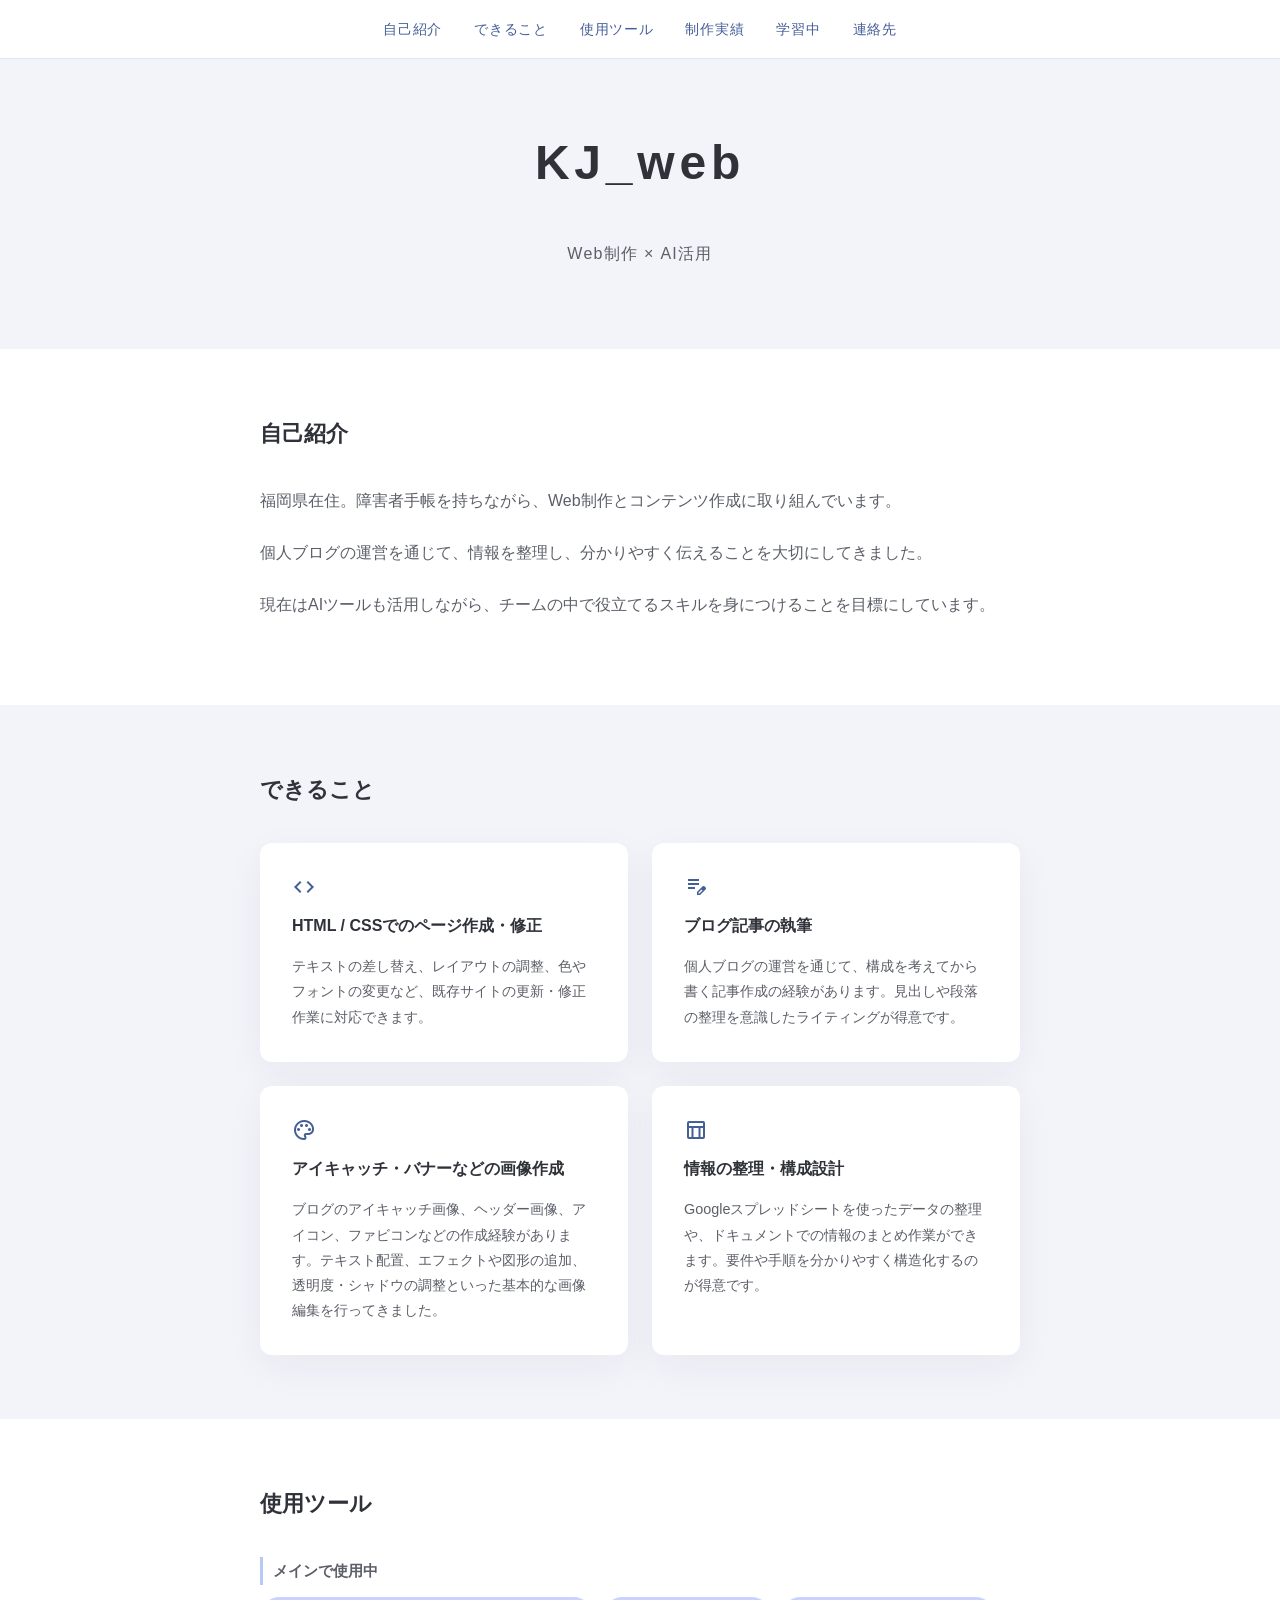
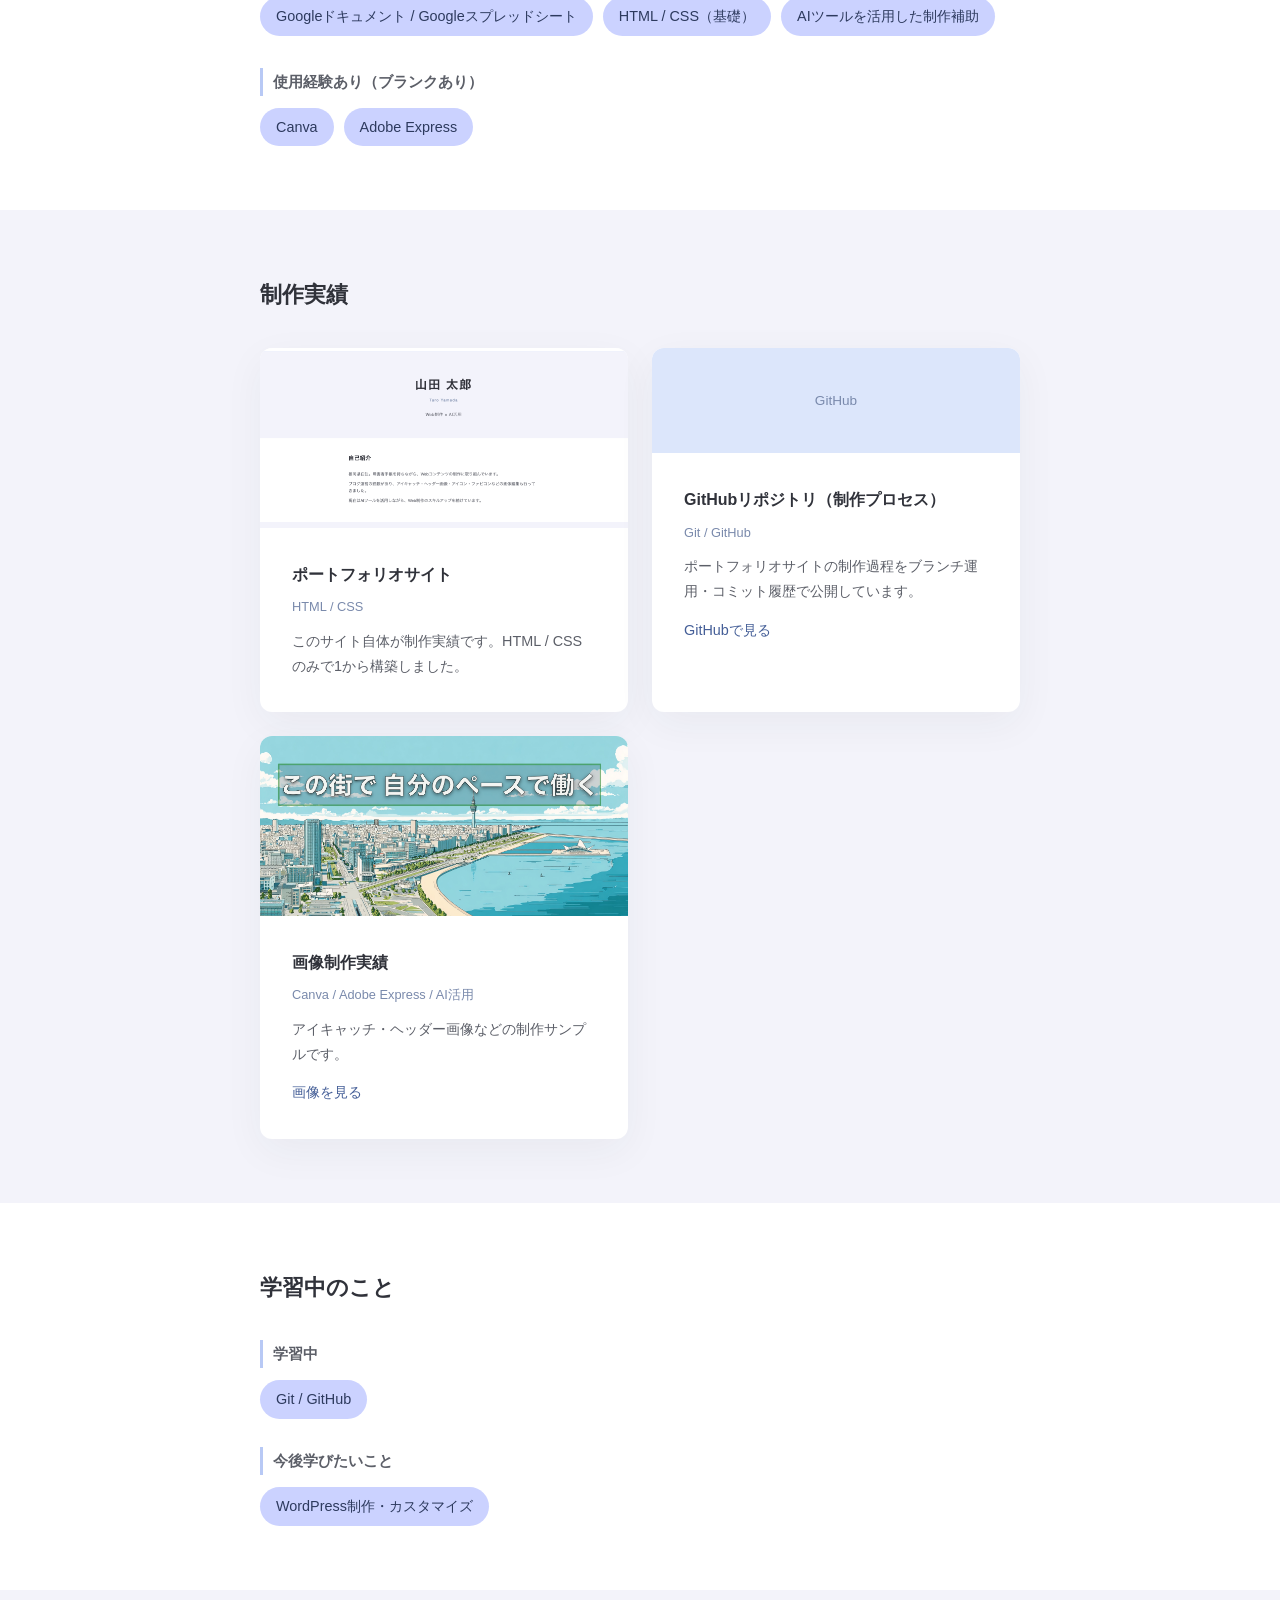
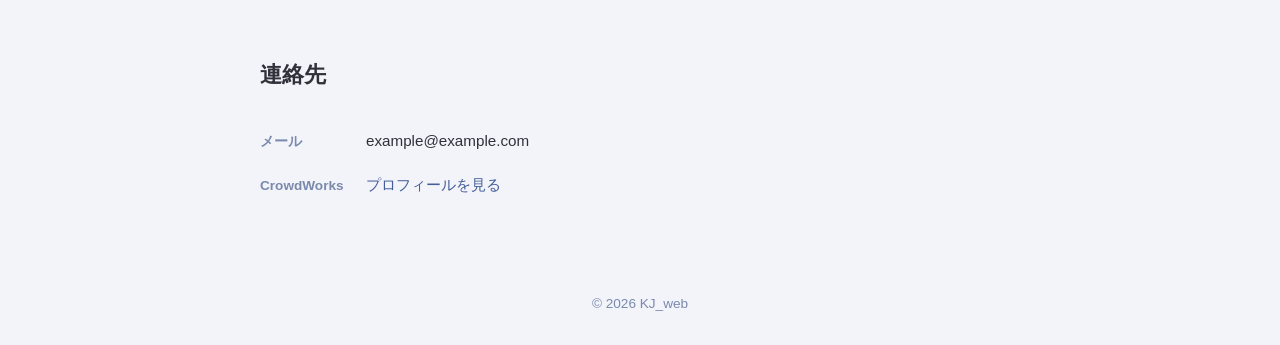
<file: index.html>
<!DOCTYPE html>
<html lang="ja">
<head>
  <meta charset="UTF-8">
  <meta name="viewport" content="width=device-width, initial-scale=1.0">
  <title>ポートフォリオ</title>
  <link rel="stylesheet" href="style.css">
  <link href="https://fonts.googleapis.com/css2?family=Material+Symbols+Outlined" rel="stylesheet">
</head>
<body>

  <!-- ナビゲーション -->
  <nav class="site-nav">
    <ul class="site-nav__list">
      <li><a class="site-nav__link" href="#about">自己紹介</a></li>
      <li><a class="site-nav__link" href="#skills">できること</a></li>
      <li><a class="site-nav__link" href="#tools">使用ツール</a></li>
      <li><a class="site-nav__link" href="#works">制作実績</a></li>
      <li><a class="site-nav__link" href="#learning">学習中</a></li>
      <li><a class="site-nav__link" href="#contact">連絡先</a></li>
    </ul>
  </nav>

  <!-- ヘッダー -->
  <header class="site-header">
    <!-- 屋号（未定のため後から追加できる余白） -->
    <!-- <p class="site-header__logo">屋号</p> -->

    <div class="site-header__name">
      <h1 class="site-header__name-ja">KJ_web</h1>
    </div>

    <p class="site-header__tagline">Web制作 × AI活用</p>
  </header>

  <!-- 自己紹介 -->
  <section id="about" class="about">
    <div class="section-inner">
      <h2 class="section-title">自己紹介</h2>
      <p class="about__text">福岡県在住。障害者手帳を持ちながら、Web制作とコンテンツ作成に取り組んでいます。</p>
      <p class="about__text">個人ブログの運営を通じて、情報を整理し、分かりやすく伝えることを大切にしてきました。</p>
      <p class="about__text">現在はAIツールも活用しながら、チームの中で役立てるスキルを身につけることを目標にしています。</p>
    </div>
  </section>

  <!-- できること -->
  <section id="skills" class="skills section--tinted">
    <div class="section-inner">
      <h2 class="section-title">できること</h2>
      <div class="skills__grid">
        <div class="skill-card">
          <span class="material-symbols-outlined skill-card__icon">code</span>
          <h3 class="skill-card__title">HTML / CSSでのページ作成・修正</h3>
          <p class="skill-card__text">テキストの差し替え、レイアウトの調整、色やフォントの変更など、既存サイトの更新・修正作業に対応できます。</p>
        </div>
        <div class="skill-card">
          <span class="material-symbols-outlined skill-card__icon">edit_note</span>
          <h3 class="skill-card__title">ブログ記事の執筆</h3>
          <p class="skill-card__text">個人ブログの運営を通じて、構成を考えてから書く記事作成の経験があります。見出しや段落の整理を意識したライティングが得意です。</p>
        </div>
        <div class="skill-card">
          <span class="material-symbols-outlined skill-card__icon">palette</span>
          <h3 class="skill-card__title">アイキャッチ・バナーなどの画像作成</h3>
          <p class="skill-card__text">ブログのアイキャッチ画像、ヘッダー画像、アイコン、ファビコンなどの作成経験があります。テキスト配置、エフェクトや図形の追加、透明度・シャドウの調整といった基本的な画像編集を行ってきました。</p>
        </div>
        <div class="skill-card">
          <span class="material-symbols-outlined skill-card__icon">table_chart</span>
          <h3 class="skill-card__title">情報の整理・構成設計</h3>
          <p class="skill-card__text">Googleスプレッドシートを使ったデータの整理や、ドキュメントでの情報のまとめ作業ができます。要件や手順を分かりやすく構造化するのが得意です。</p>
        </div>
      </div>
    </div>
  </section>

  <!-- 使用ツール -->
  <section id="tools" class="tools">
    <div class="section-inner">
      <h2 class="section-title">使用ツール</h2>

      <div class="tools__group">
        <h3 class="tools__group-title">メインで使用中</h3>
        <ul class="tools__list">
          <li class="tools__item">Googleドキュメント / Googleスプレッドシート</li>
          <li class="tools__item">HTML / CSS（基礎）</li>
          <li class="tools__item">AIツールを活用した制作補助</li>
        </ul>
      </div>

      <div class="tools__group">
        <h3 class="tools__group-title">使用経験あり（ブランクあり）</h3>
        <ul class="tools__list">
          <li class="tools__item">Canva</li>
          <li class="tools__item">Adobe Express</li>
        </ul>
      </div>

    </div>
  </section>

  <!-- 制作実績 -->
  <section id="works" class="works section--tinted">
    <div class="section-inner">
      <h2 class="section-title">制作実績</h2>

      <div class="works__grid">

        <div class="work-card">
          <img class="work-card__image" src="images/screenshot-portfolio.png" alt="ポートフォリオサイトのスクリーンショット">
          <div class="work-card__body">
            <h3 class="work-card__title">ポートフォリオサイト</h3>
            <p class="work-card__tech">HTML / CSS</p>
            <p class="work-card__desc">このサイト自体が制作実績です。HTML / CSS のみで1から構築しました。</p>
          </div>
        </div>

        <div class="work-card">
          <div class="work-card__image-placeholder">GitHub</div>
          <div class="work-card__body">
            <h3 class="work-card__title">GitHubリポジトリ（制作プロセス）</h3>
            <p class="work-card__tech">Git / GitHub</p>
            <p class="work-card__desc">ポートフォリオサイトの制作過程をブランチ運用・コミット履歴で公開しています。</p>
            <a class="work-card__link" href="https://github.com/kkf2/a-type-portfolio" target="_blank">GitHubで見る</a>
          </div>
        </div>

        <div class="work-card">
          <img class="work-card__image" src="images/portfolio-header.jpg" alt="画像制作実績サムネイル">
          <div class="work-card__body">
            <h3 class="work-card__title">画像制作実績</h3>
            <p class="work-card__tech">Canva / Adobe Express / AI活用</p>
            <p class="work-card__desc">アイキャッチ・ヘッダー画像などの制作サンプルです。</p>
            <a class="work-card__link" href="gallery.html">画像を見る</a>
          </div>
        </div>

      </div>
    </div>
  </section>

  <!-- 学習中のこと -->
  <section id="learning" class="learning">
    <div class="section-inner">
      <h2 class="section-title">学習中のこと</h2>

      <div class="learning__group">
        <h3 class="learning__group-title">学習中</h3>
        <ul class="learning__list">
          <li class="learning__item">Git / GitHub</li>
        </ul>
      </div>

      <div class="learning__group">
        <h3 class="learning__group-title">今後学びたいこと</h3>
        <ul class="learning__list">
          <li class="learning__item">WordPress制作・カスタマイズ</li>
        </ul>
      </div>
    </div>
  </section>

  <!-- 連絡先 -->
  <section id="contact" class="contact section--tinted">
    <div class="section-inner">
      <h2 class="section-title">連絡先</h2>
      <ul class="contact__list">
        <!-- TODO: メールアドレスに差し替える -->
        <li class="contact__item">
          <span class="contact__label">メール</span>
          <span class="contact__value">example@example.com</span>
        </li>
        <li class="contact__item">
          <span class="contact__label">CrowdWorks</span>
          <a class="contact__link" href="https://crowdworks.jp/public/employees/6134952" target="_blank">プロフィールを見る</a>
        </li>
      </ul>
    </div>
  </section>

  <!-- フッター -->
  <footer class="site-footer">
    <p class="site-footer__copy">© 2026 KJ_web</p>
  </footer>

</body>
</html>
</file>
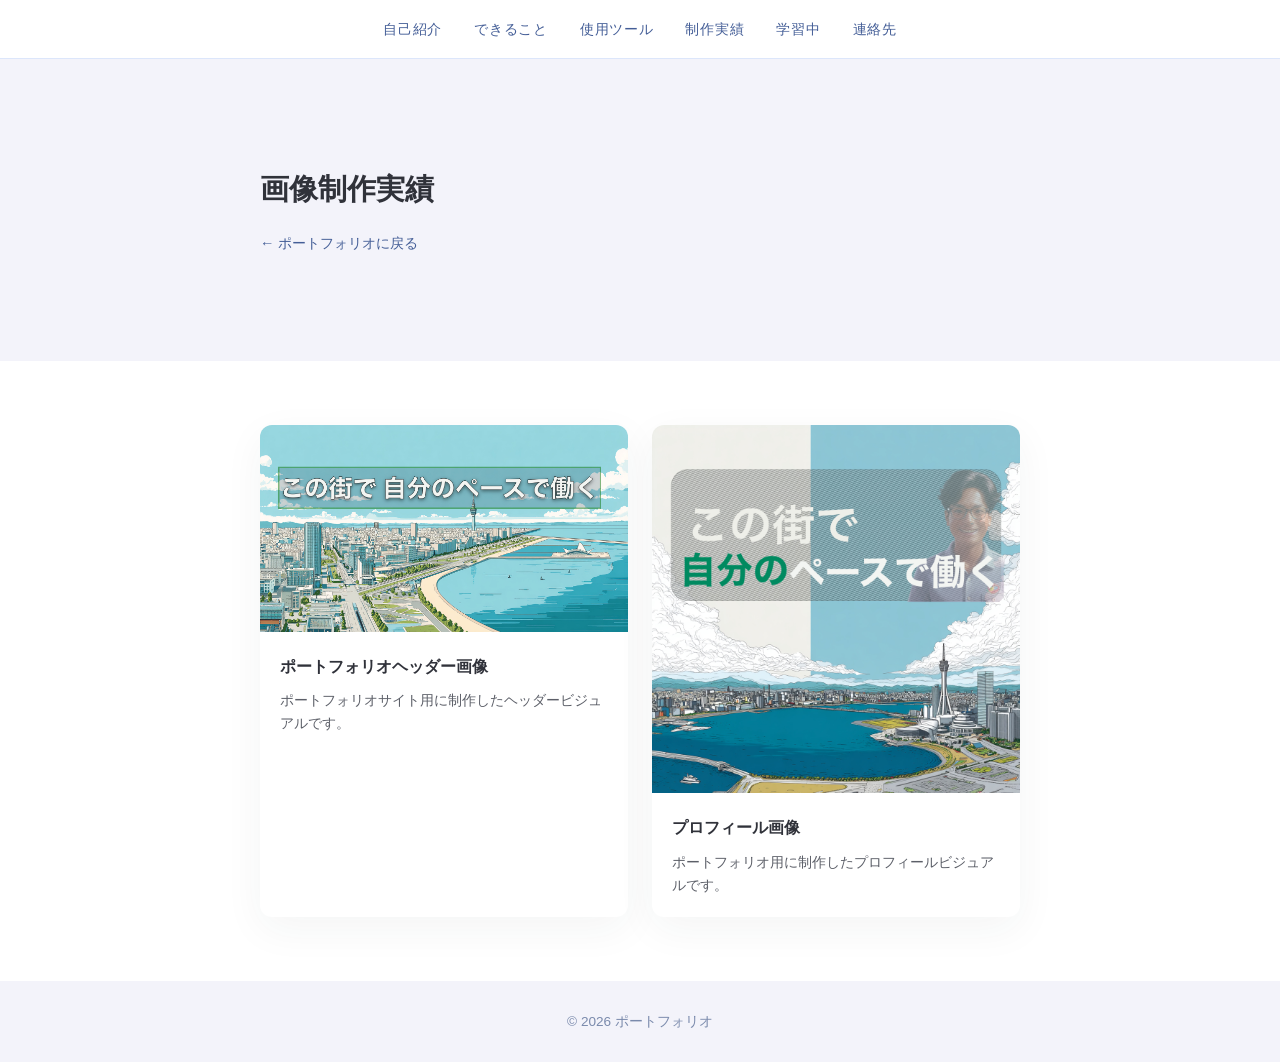
<file: gallery.html>
<!DOCTYPE html>
<html lang="ja">
<head>
  <meta charset="UTF-8">
  <meta name="viewport" content="width=device-width, initial-scale=1.0">
  <title>画像制作実績 | ポートフォリオ</title>
  <link rel="stylesheet" href="style.css">
</head>
<body>

  <!-- ナビゲーション -->
  <nav class="site-nav">
    <ul class="site-nav__list">
      <li><a class="site-nav__link" href="index.html#about">自己紹介</a></li>
      <li><a class="site-nav__link" href="index.html#skills">できること</a></li>
      <li><a class="site-nav__link" href="index.html#tools">使用ツール</a></li>
      <li><a class="site-nav__link" href="index.html#works">制作実績</a></li>
      <li><a class="site-nav__link" href="index.html#learning">学習中</a></li>
      <li><a class="site-nav__link" href="index.html#contact">連絡先</a></li>
    </ul>
  </nav>

  <!-- ページヘッダー -->
  <div class="page-header">
    <div class="section-inner">
      <h1 class="page-header__title">画像制作実績</h1>
      <p class="page-header__back"><a href="index.html">← ポートフォリオに戻る</a></p>
    </div>
  </div>

  <!-- ギャラリー -->
  <section class="gallery">
    <div class="section-inner">
      <div class="gallery__grid">

        <div class="gallery-card">
          <img class="gallery-card__image" src="images/portfolio-header.jpg" alt="この街で自分のペースで働く">
          <div class="gallery-card__body">
            <h2 class="gallery-card__title">ポートフォリオヘッダー画像</h2>
            <p class="gallery-card__desc">ポートフォリオサイト用に制作したヘッダービジュアルです。</p>
          </div>
        </div>

        <div class="gallery-card">
          <img class="gallery-card__image" src="images/profile.jpg" alt="プロフィール画像">
          <div class="gallery-card__body">
            <h2 class="gallery-card__title">プロフィール画像</h2>
            <p class="gallery-card__desc">ポートフォリオ用に制作したプロフィールビジュアルです。</p>
          </div>
        </div>

      </div>
    </div>
  </section>

  <!-- フッター -->
  <footer class="site-footer">
    <p class="site-footer__copy">© 2026 ポートフォリオ</p>
  </footer>

</body>
</html>
</file>
<file: style.css>
/* リセット */
*, *::before, *::after {
  box-sizing: border-box;
  margin: 0;
  padding: 0;
}

/* ベーススタイル */
body {
  font-family: 'Helvetica Neue', Arial, 'Hiragino Kaku Gothic ProN', 'Hiragino Sans', Meiryo, sans-serif;
  background-color: #ffffff;
  color: #30323a;
  line-height: 1.85;
}

/* ナビゲーション */
.site-nav {
  background-color: #ffffff;
  border-bottom: 1px solid #dce6fb;
}

.site-nav__list {
  list-style: none;
  display: flex;
  justify-content: center;
  gap: 32px;
  max-width: 800px;
  margin: 0 auto;
  padding: 14px 20px;
}

.site-nav__link {
  text-decoration: none;
  font-size: 0.9rem;
  color: #445e97;
  letter-spacing: 0.05em;
}

.site-nav__link:hover {
  color: #30323a;
  text-decoration: underline;
}

/* ヘッダー */
.site-header {
  background-color: #f3f3fa;
  text-align: center;
  padding: 60px 20px 80px;
}

/* ギャラリーページ */
.page-header {
  background-color: #f3f3fa;
  padding: 40px 0;
}

.page-header__title {
  font-size: 1.8rem;
  font-weight: 700;
  color: #30323a;
  margin-bottom: 12px;
}

.page-header__back a {
  font-size: 0.9rem;
  color: #445e97;
  text-decoration: none;
}

.page-header__back a:hover {
  text-decoration: underline;
}

.gallery__grid {
  display: grid;
  grid-template-columns: repeat(2, 1fr);
  gap: 24px;
}

.gallery-card {
  background-color: #ffffff;
  border-radius: 12px;
  overflow: hidden;
  box-shadow: 0 12px 40px rgba(48, 50, 58, 0.05);
}

.gallery-card__image {
  width: 100%;
  height: auto;
  display: block;
}

.gallery-card__body {
  padding: 20px;
}

.gallery-card__title {
  font-size: 1rem;
  font-weight: 700;
  color: #30323a;
  margin-bottom: 8px;
}

.gallery-card__desc {
  font-size: 0.9rem;
  color: #5c5f68;
  line-height: 1.6;
}

.site-header__name-ja {
  font-size: 3rem;
  font-weight: 700;
  letter-spacing: 0.1em;
  color: #30323a;
}

.site-header__name-en {
  font-size: 0.95rem;
  letter-spacing: 0.15em;
  color: #7a8aac;
  margin-top: 8px;
}

.site-header__tagline {
  font-size: 1rem;
  color: #5c5f68;
  margin-top: 32px;
  letter-spacing: 0.08em;
}

/* セクション共通 */
.section--tinted {
  background-color: #f3f3fa;
}

.section-inner {
  max-width: 800px;
  margin: 0 auto;
  padding: 64px 20px;
}

.section-title {
  font-size: 1.4rem;
  font-weight: 700;
  color: #30323a;
  margin-bottom: 32px;
}

/* 自己紹介 */
.about__text {
  color: #5c5f68;
  margin-bottom: 22px;
}

/* できること */
.skills__grid {
  display: grid;
  grid-template-columns: repeat(2, 1fr);
  gap: 24px;
}

.skill-card {
  background-color: #ffffff;
  border-radius: 12px;
  padding: 32px;
  box-shadow: 0 12px 40px rgba(48, 50, 58, 0.05);
}

.skill-card__icon {
  font-size: 2rem;
  color: #445e97;
  margin-bottom: 12px;
  display: block;
}

.skill-card__title {
  font-size: 1rem;
  font-weight: 700;
  color: #30323a;
  margin-bottom: 14px;
}

.skill-card__text {
  font-size: 0.9rem;
  color: #5c5f68;
  line-height: 1.75;
}

/* 使用ツール */
.tools__group {
  margin-bottom: 32px;
}

.tools__group:last-child {
  margin-bottom: 0;
}

.tools__group-title {
  font-size: 0.95rem;
  font-weight: 700;
  color: #5c5f68;
  margin-bottom: 12px;
  padding-left: 10px;
  border-left: 3px solid #b8c9f5;
}

.tools__list {
  list-style: none;
  display: flex;
  flex-wrap: wrap;
  gap: 10px;
}

.tools__item {
  background-color: #cbd2ff;
  border-radius: 20px;
  padding: 6px 16px;
  font-size: 0.9rem;
  color: #2d3a5e;
}

/* 制作実績 */
.works__grid {
  display: grid;
  grid-template-columns: repeat(2, 1fr);
  gap: 24px;
}

.work-card {
  background-color: #ffffff;
  border-radius: 12px;
  overflow: hidden;
  box-shadow: 0 12px 40px rgba(48, 50, 58, 0.05);
}

.work-card__image-placeholder {
  background-color: #dce6fb;
  color: #7a8aac;
  font-size: 0.85rem;
  text-align: center;
  padding: 40px 20px;
}

.work-card__image {
  width: 100%;
  height: 180px;
  object-fit: cover;
  display: block;
}

.work-card__body {
  padding: 32px;
}

.work-card__title {
  font-size: 1rem;
  font-weight: 700;
  color: #30323a;
  margin-bottom: 6px;
}

.work-card__tech {
  font-size: 0.8rem;
  color: #7a8aac;
  margin-bottom: 10px;
}

.work-card__desc {
  font-size: 0.9rem;
  color: #5c5f68;
  line-height: 1.75;
}

.work-card__link {
  display: inline-block;
  margin-top: 12px;
  font-size: 0.9rem;
  color: #445e97;
  text-decoration: none;
}

.work-card__link:hover {
  text-decoration: underline;
}

/* 学習中のこと */
.learning__group {
  margin-bottom: 28px;
}

.learning__group:last-child {
  margin-bottom: 0;
}

.learning__group-title {
  font-size: 0.95rem;
  font-weight: 700;
  color: #5c5f68;
  margin-bottom: 12px;
  padding-left: 10px;
  border-left: 3px solid #b8c9f5;
}

.learning__list {
  list-style: none;
  display: flex;
  flex-wrap: wrap;
  gap: 10px;
}

.learning__item {
  background-color: #cbd2ff;
  border-radius: 20px;
  padding: 6px 16px;
  font-size: 0.9rem;
  color: #2d3a5e;
}

/* 連絡先 */
.contact__list {
  list-style: none;
  display: flex;
  flex-direction: column;
  gap: 16px;
}

.contact__item {
  display: flex;
  align-items: center;
  gap: 16px;
}

.contact__label {
  font-size: 0.85rem;
  font-weight: 700;
  color: #7a8aac;
  width: 90px;
  flex-shrink: 0;
}

.contact__value {
  font-size: 0.95rem;
  color: #30323a;
}

.contact__link {
  font-size: 0.95rem;
  color: #445e97;
  text-decoration: none;
}

.contact__link:hover {
  text-decoration: underline;
}

/* フッター */
.site-footer {
  background-color: #f3f3fa;
  text-align: center;
  padding: 28px 20px;
}

.site-footer__copy {
  font-size: 0.85rem;
  color: #7a8aac;
}
</file>
